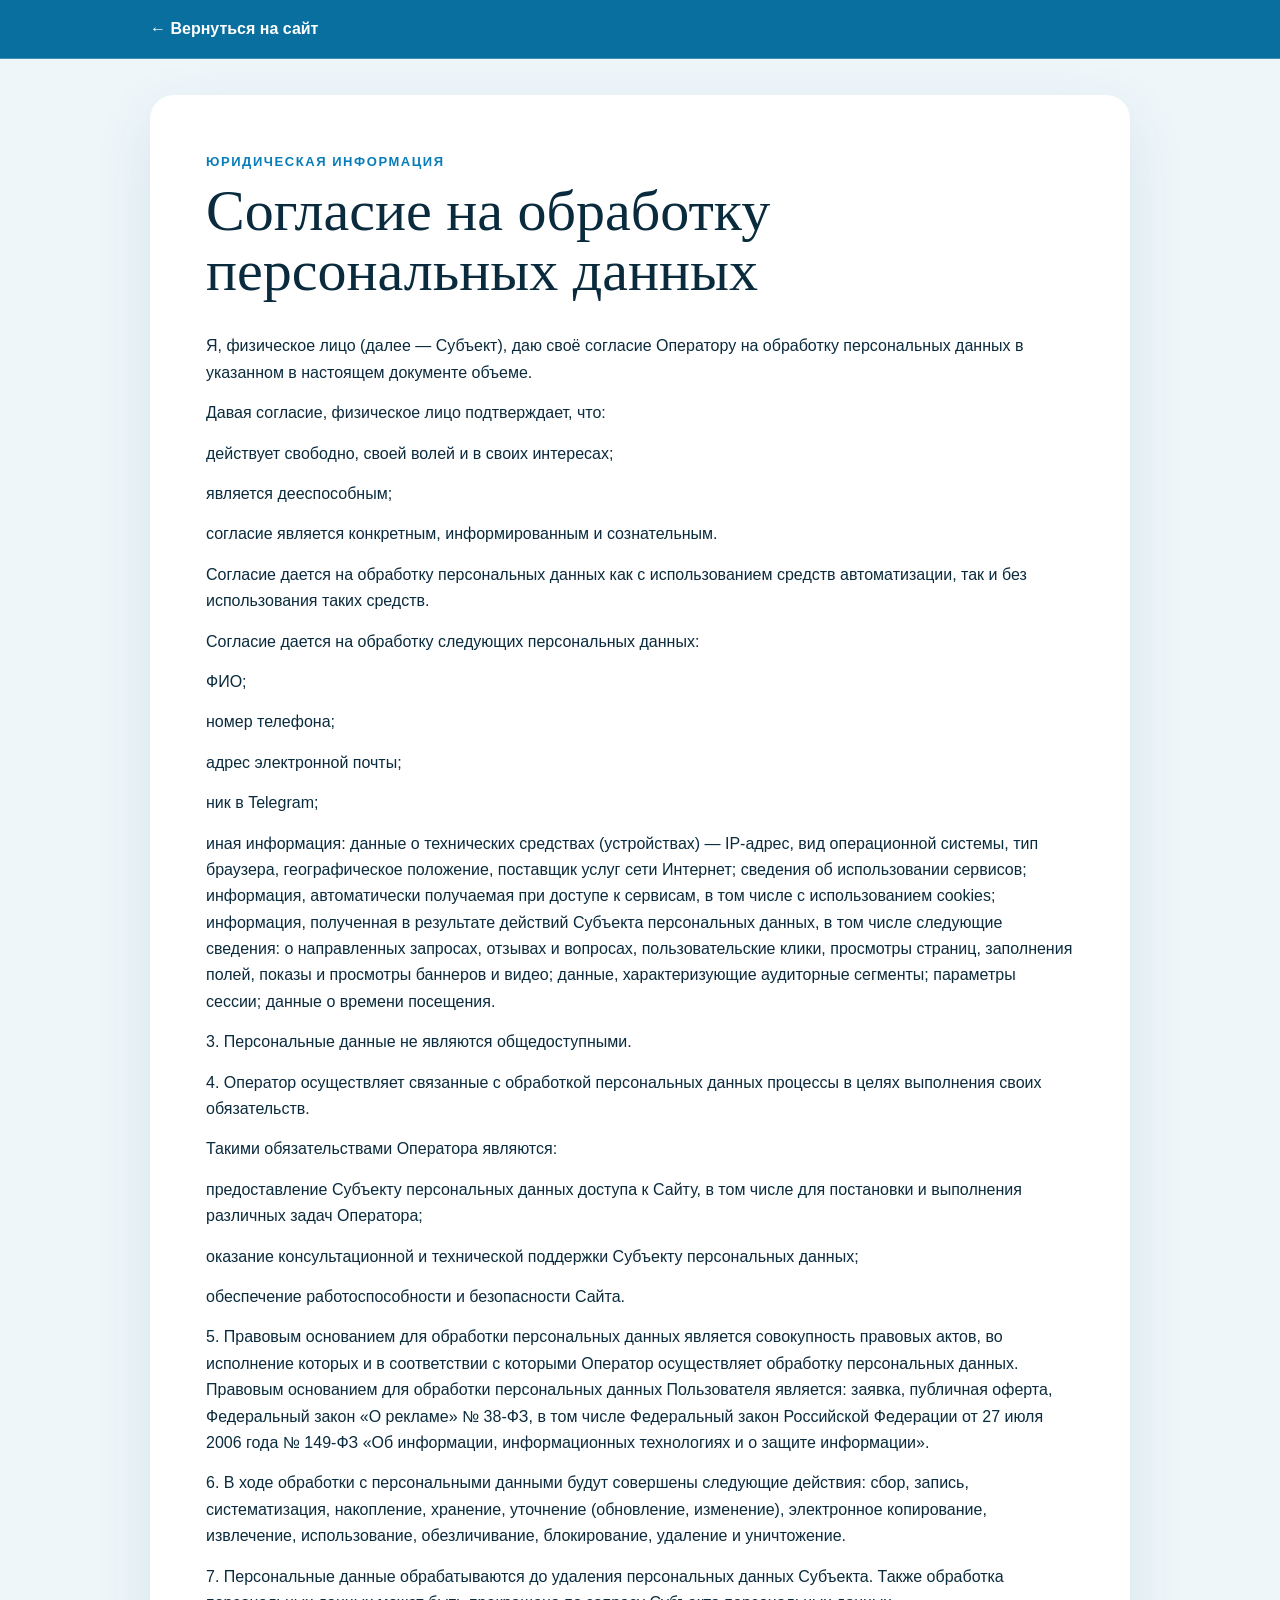
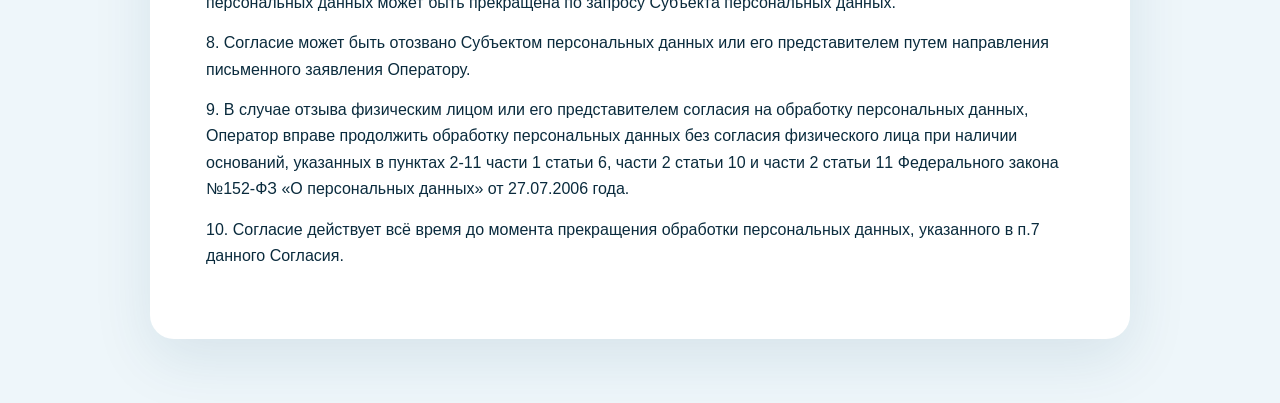
<file: consent.html>
<!doctype html>
<html lang="ru">
  <head>
    <meta charset="UTF-8" />
    <meta name="viewport" content="width=device-width, initial-scale=1.0" />
    <meta name="robots" content="index,follow" />
    <title>Согласие на обработку персональных данных</title>
    <link rel="stylesheet" href="legal.css%3Fv=20260926-1.css" />
  </head>
  <body>
    <header class="legal-header"><a href="index.html">← Вернуться на сайт</a></header>
    <main class="legal-document">
      <p class="legal-kicker">Юридическая информация</p>
      <h1>Согласие на обработку персональных данных</h1>
      <section class="legal-content">
        <p>Я, физическое лицо (далее — Субъект), даю своё согласие Оператору на обработку персональных данных в указанном в настоящем документе объеме.</p>
        <p>Давая согласие, физическое лицо подтверждает, что:</p>
        <p>действует свободно, своей волей и в своих интересах;</p>
        <p>является дееспособным;</p>
        <p>согласие является конкретным, информированным и сознательным.</p>
        <p>Согласие дается на обработку персональных данных как с использованием средств автоматизации, так и без использования таких средств.</p>
        <p>Согласие дается на обработку следующих персональных данных:</p>
        <p>ФИО;</p>
        <p>номер телефона;</p>
        <p>адрес электронной почты;</p>
        <p>ник в Telegram;</p>
        <p>иная информация: данные о технических средствах (устройствах) — IP-адрес, вид операционной системы, тип браузера, географическое положение, поставщик услуг сети Интернет; сведения об использовании сервисов; информация, автоматически получаемая при доступе к сервисам, в том числе с использованием cookies; информация, полученная в результате действий Субъекта персональных данных, в том числе следующие сведения: о направленных запросах, отзывах и вопросах, пользовательские клики, просмотры страниц, заполнения полей, показы и просмотры баннеров и видео; данные, характеризующие аудиторные сегменты; параметры сессии; данные о времени посещения.</p>
        <p class="legal-numbered">3. Персональные данные не являются общедоступными.</p>
        <p class="legal-numbered">4. Оператор осуществляет связанные с обработкой персональных данных процессы в целях выполнения своих обязательств.</p>
        <p>Такими обязательствами Оператора являются:</p>
        <p>предоставление Субъекту персональных данных доступа к Сайту, в том числе для постановки и выполнения различных задач Оператора;</p>
        <p>оказание консультационной и технической поддержки Субъекту персональных данных;</p>
        <p>обеспечение работоспособности и безопасности Сайта.</p>
        <p class="legal-numbered">5. Правовым основанием для обработки персональных данных является совокупность правовых актов, во исполнение которых и в соответствии с которыми Оператор осуществляет обработку персональных данных. Правовым основанием для обработки персональных данных Пользователя является: заявка, публичная оферта, Федеральный закон &#171;О рекламе&#187; № 38-ФЗ, в том числе Федеральный закон Российской Федерации от 27 июля 2006 года № 149-ФЗ &#171;Об информации, информационных технологиях и о защите информации&#187;.</p>
        <p class="legal-numbered">6. В ходе обработки с персональными данными будут совершены следующие действия: сбор, запись, систематизация, накопление, хранение, уточнение (обновление, изменение), электронное копирование, извлечение, использование, обезличивание, блокирование, удаление и уничтожение.</p>
        <p class="legal-numbered">7. Персональные данные обрабатываются до удаления персональных данных Субъекта. Также обработка персональных данных может быть прекращена по запросу Субъекта персональных данных.</p>
        <p class="legal-numbered">8. Согласие может быть отозвано Субъектом персональных данных или его представителем путем направления письменного заявления Оператору.</p>
        <p class="legal-numbered">9. В случае отзыва физическим лицом или его представителем согласия на обработку персональных данных, Оператор вправе продолжить обработку персональных данных без согласия физического лица при наличии оснований, указанных в пунктах 2-11 части 1 статьи 6, части 2 статьи 10 и части 2 статьи 11 Федерального закона №152-ФЗ &#171;О персональных данных&#187; от 27.07.2006 года.</p>
        <p class="legal-numbered">10. Согласие действует всё время до момента прекращения обработки персональных данных, указанного в п.7 данного Согласия.</p>
      </section>
    </main>
  </body>
</html>
</file>
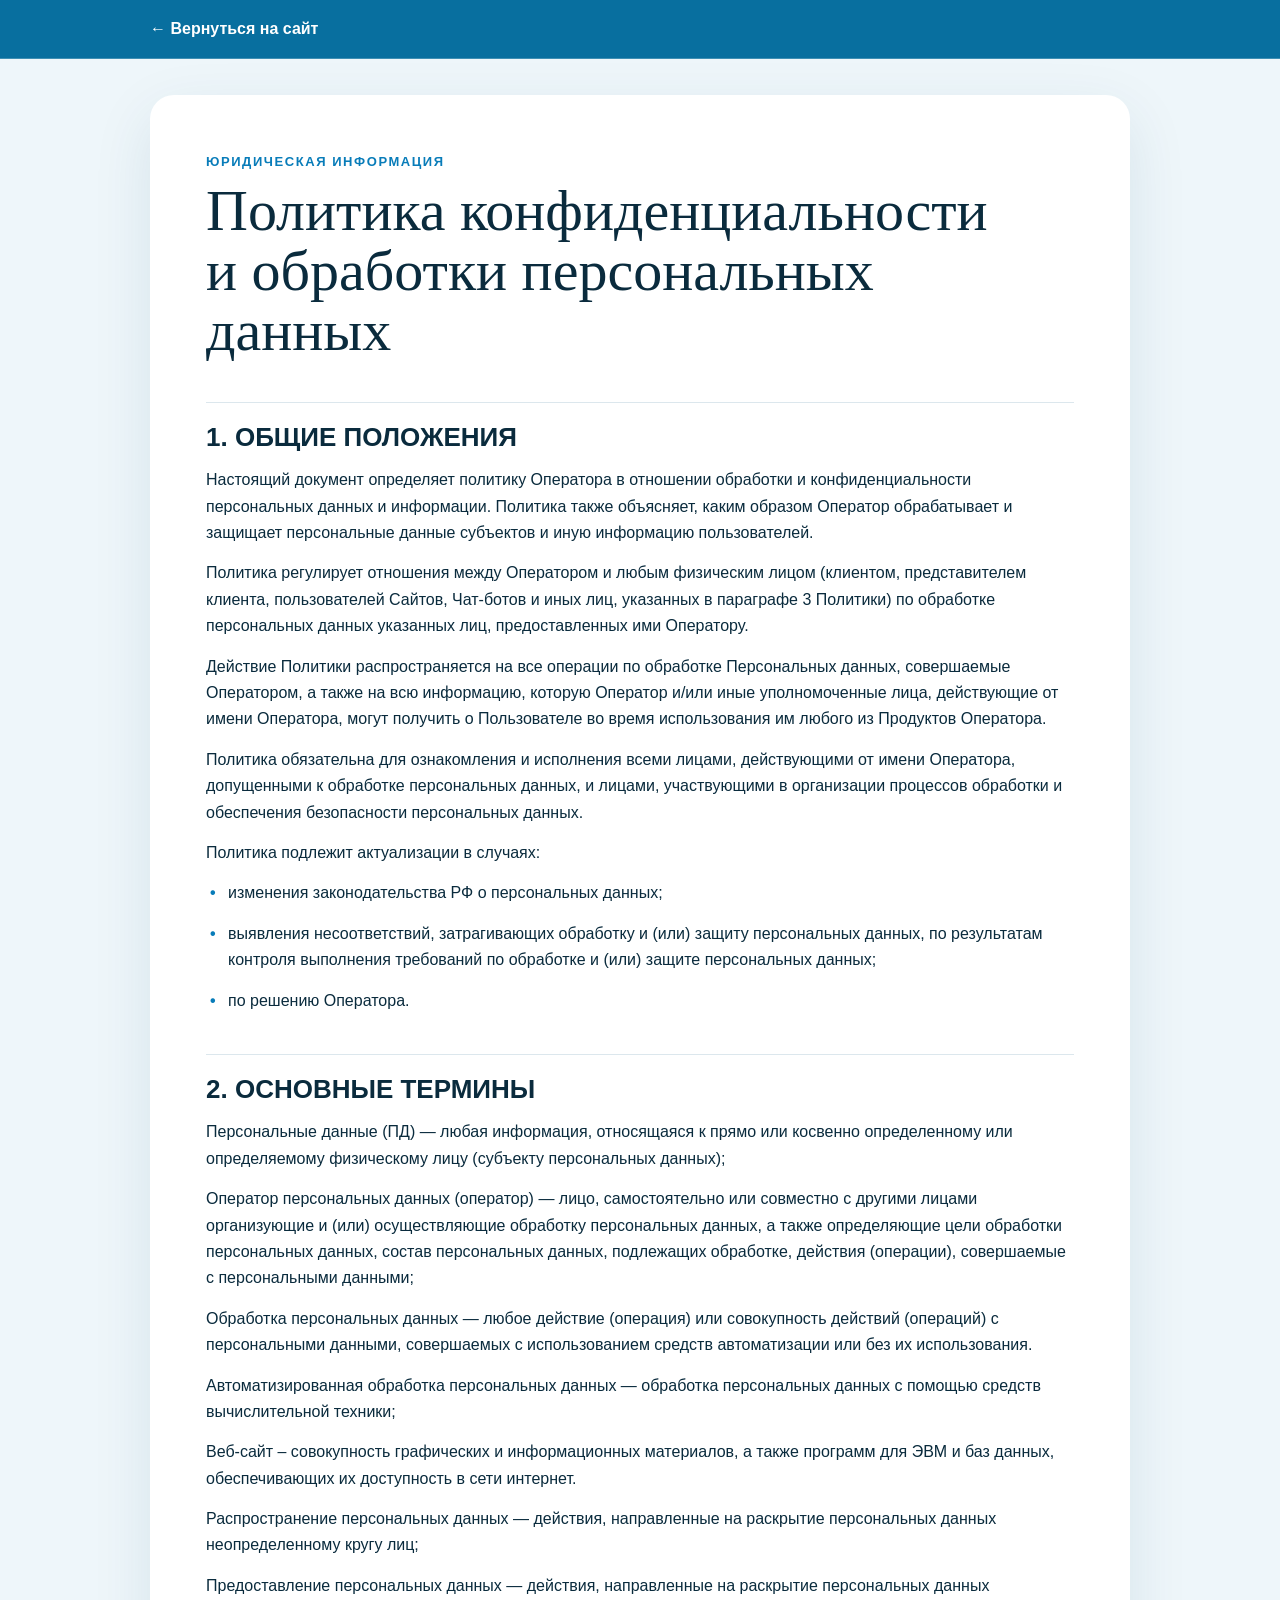
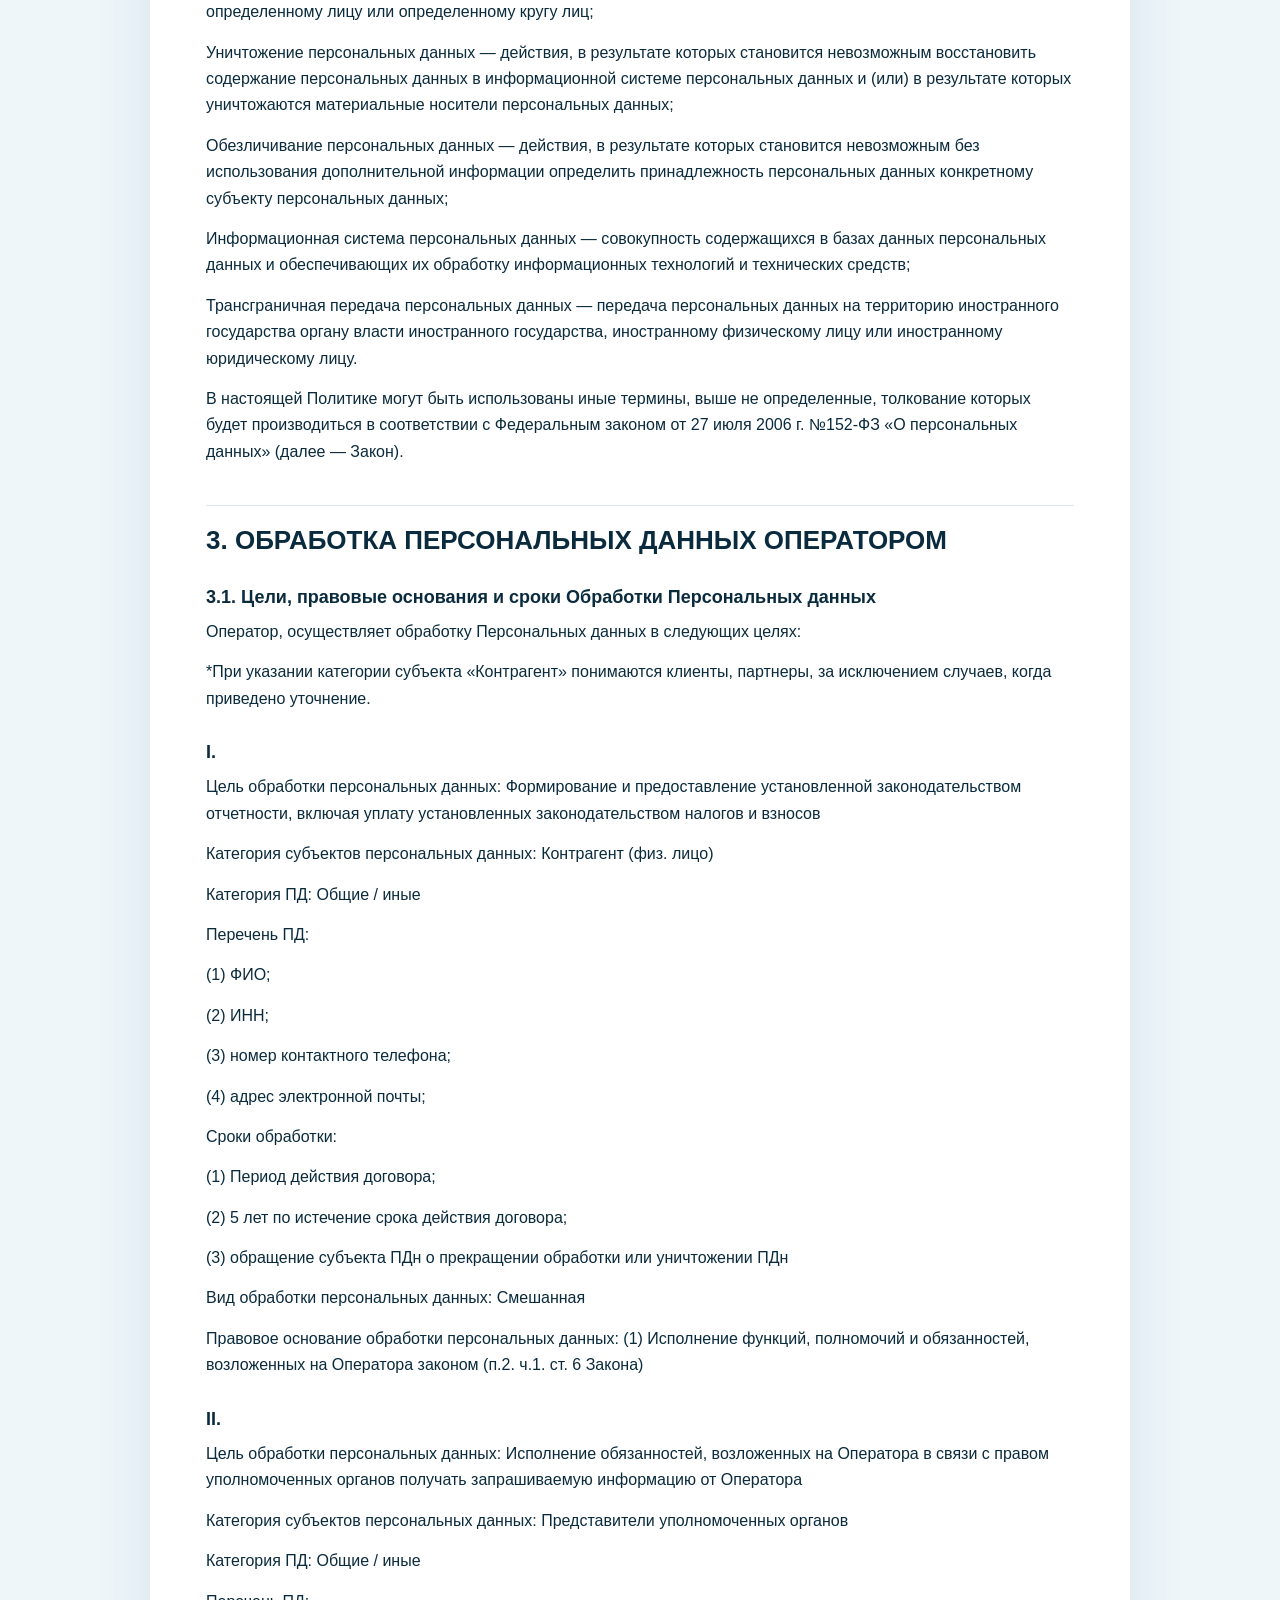
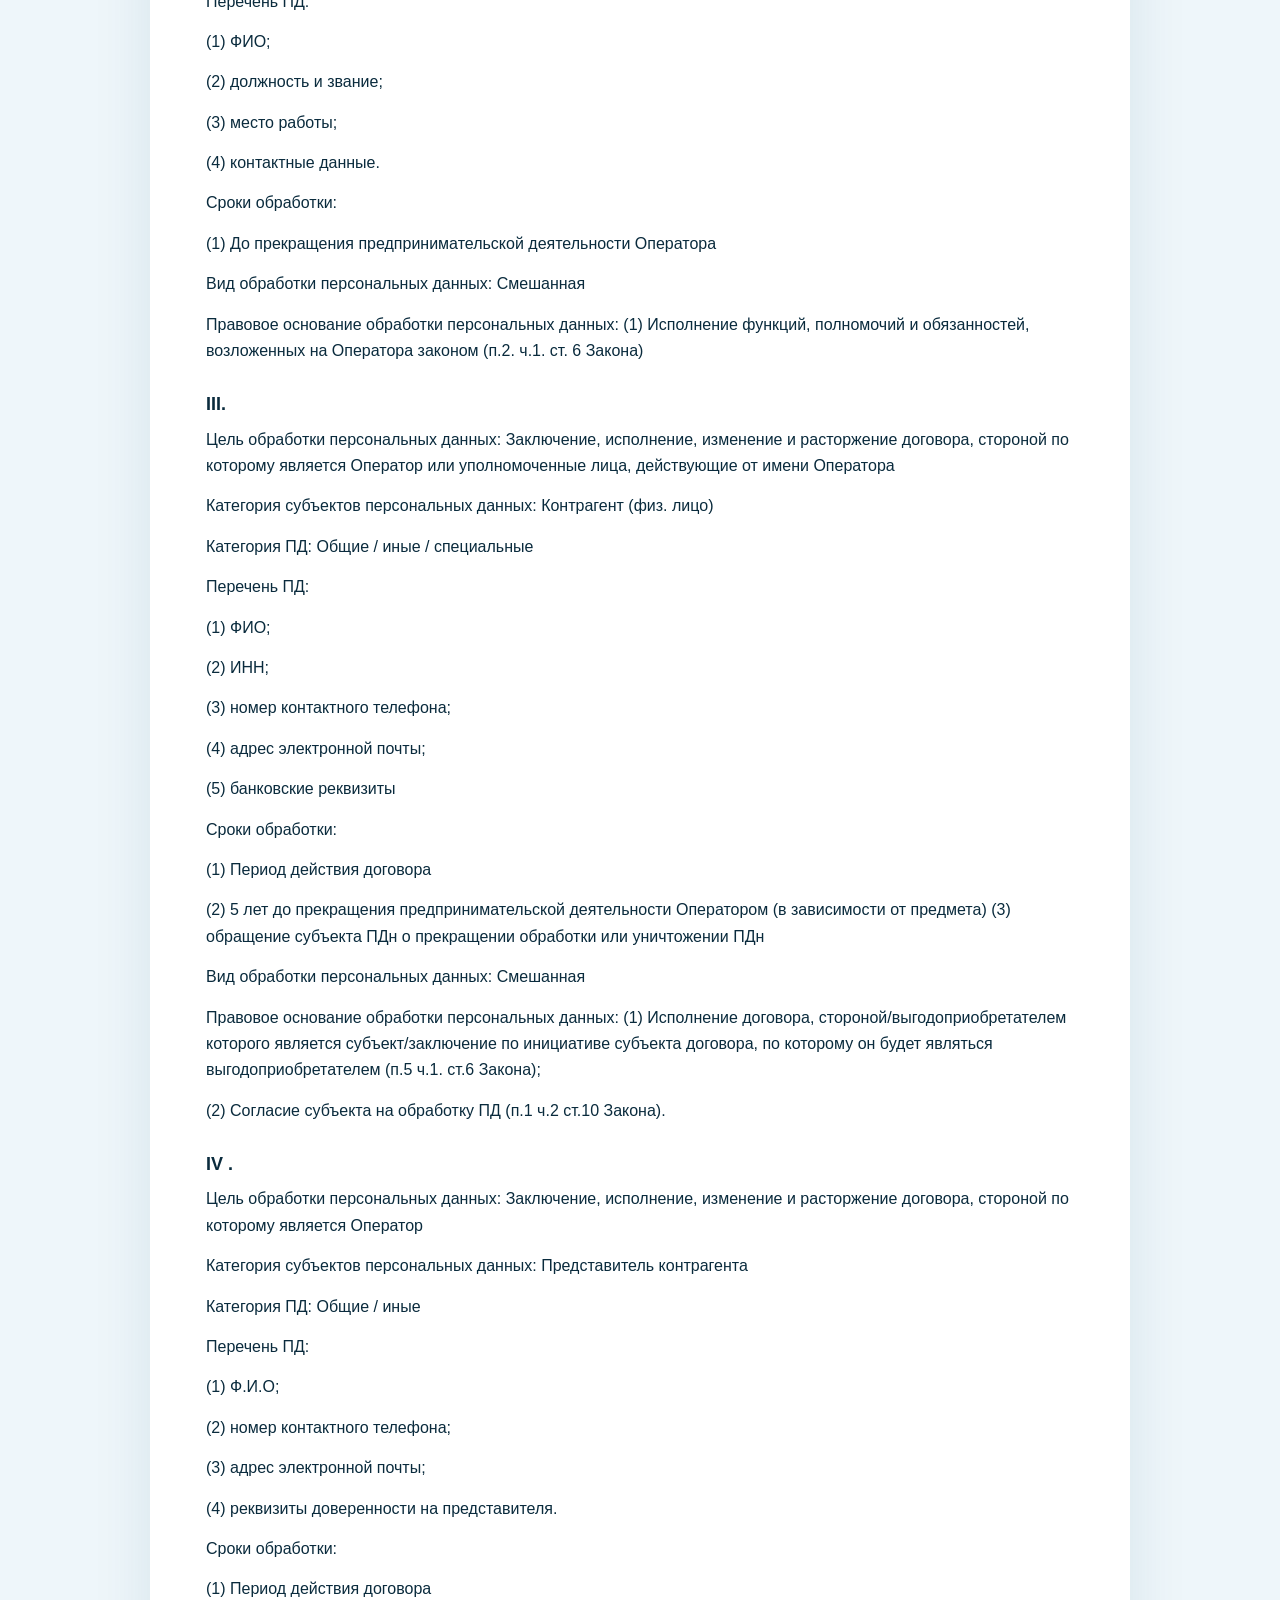
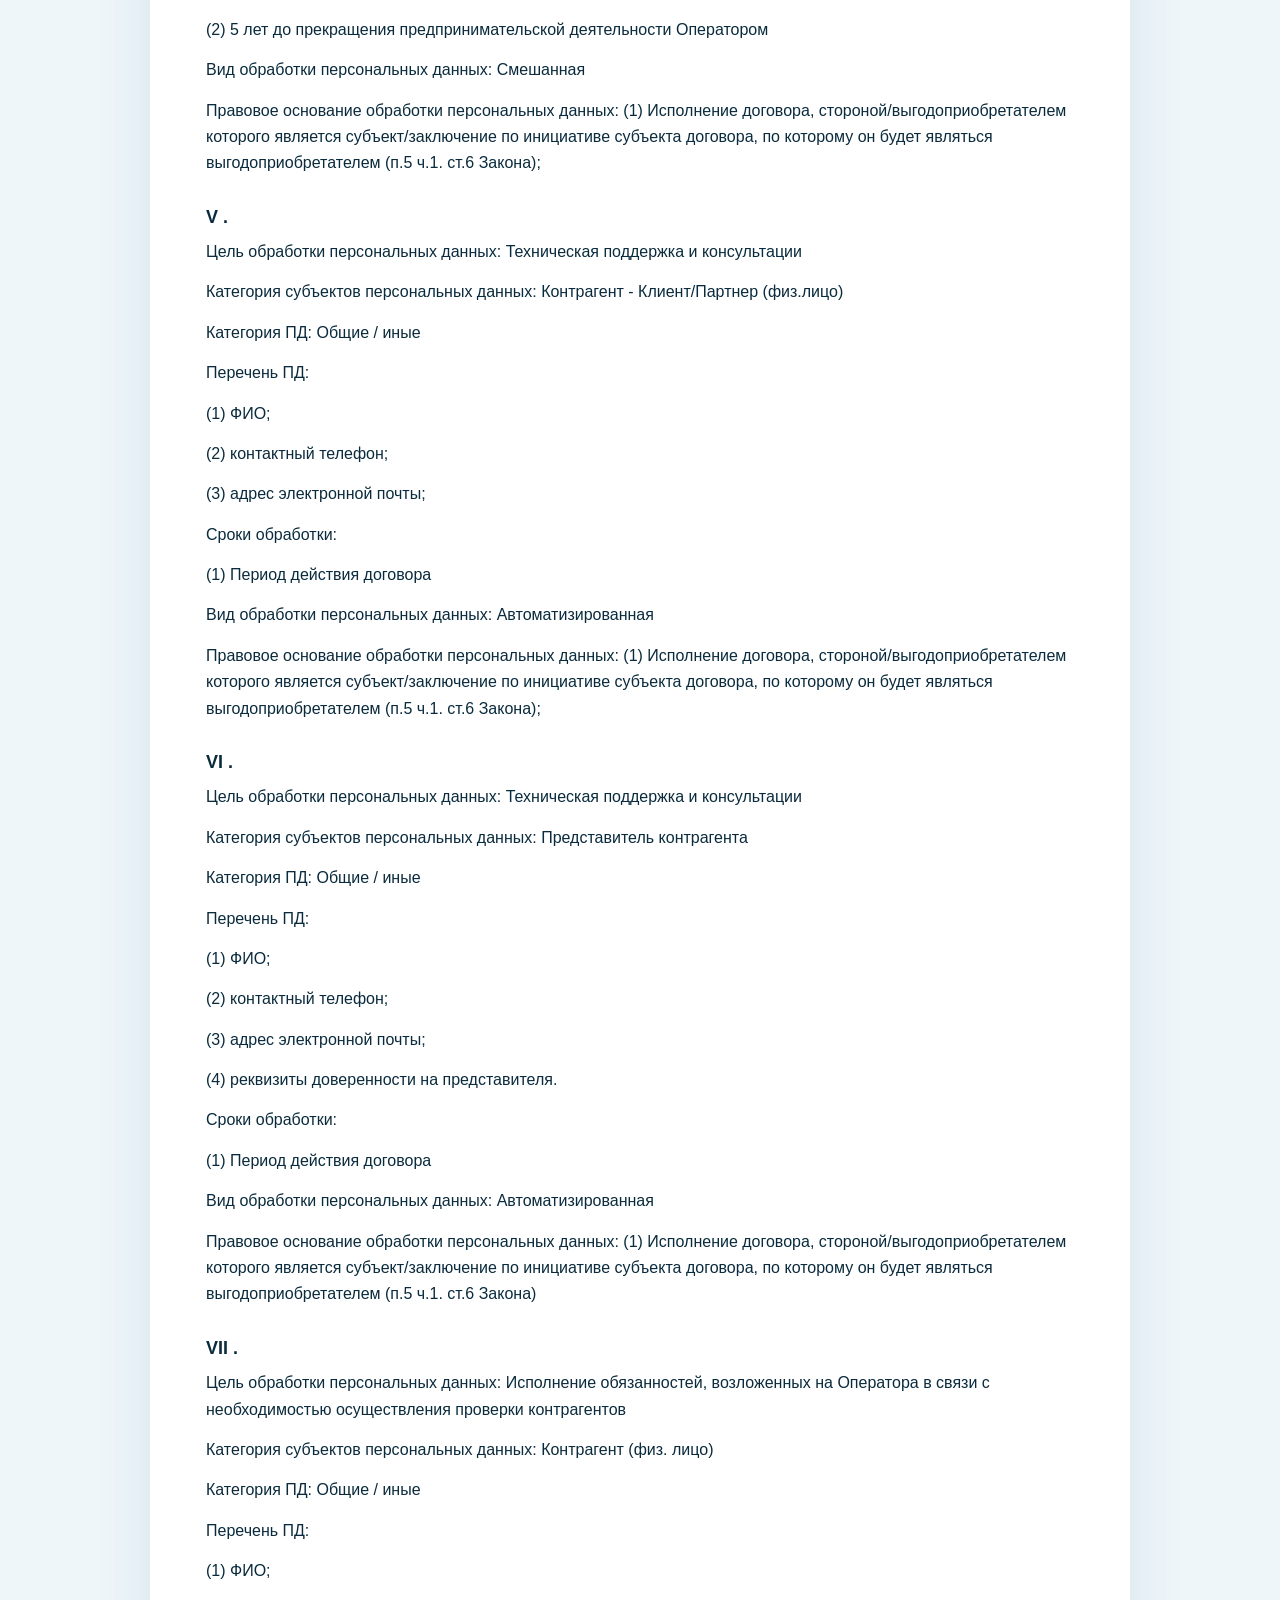
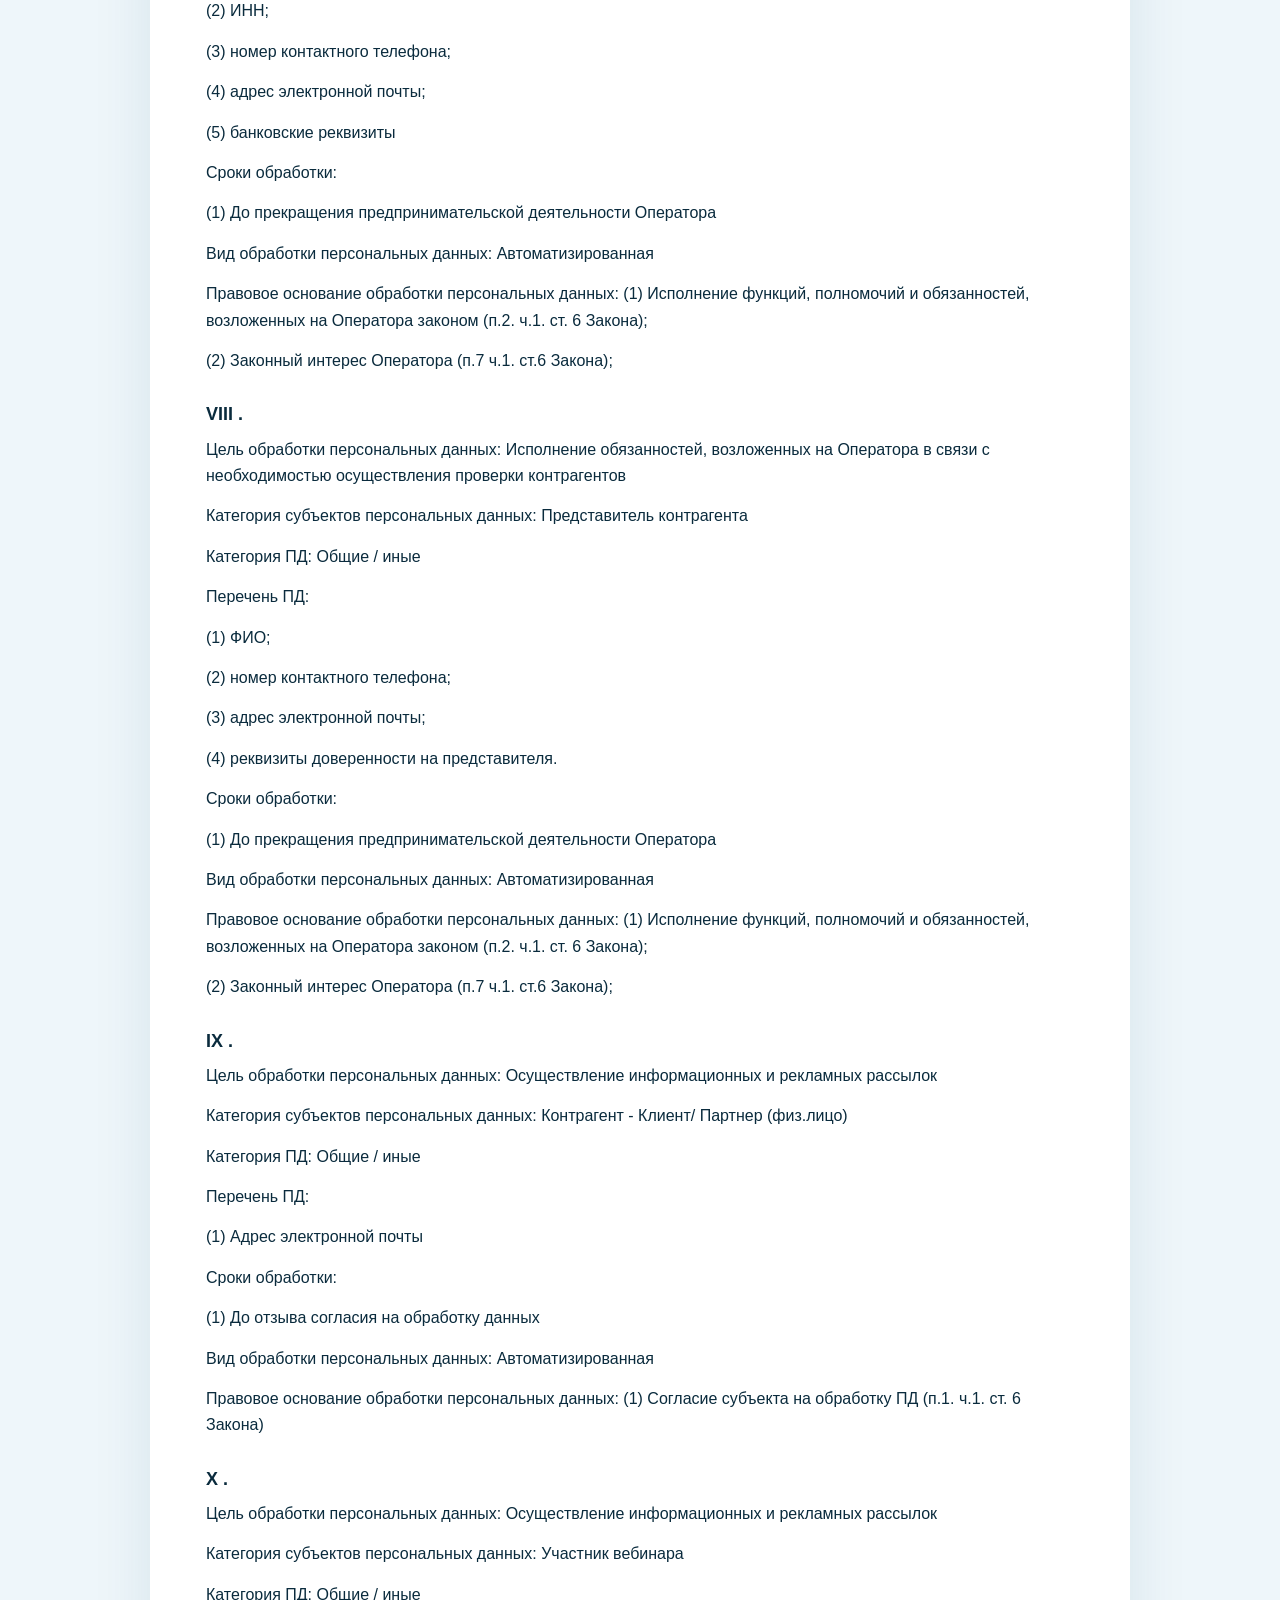
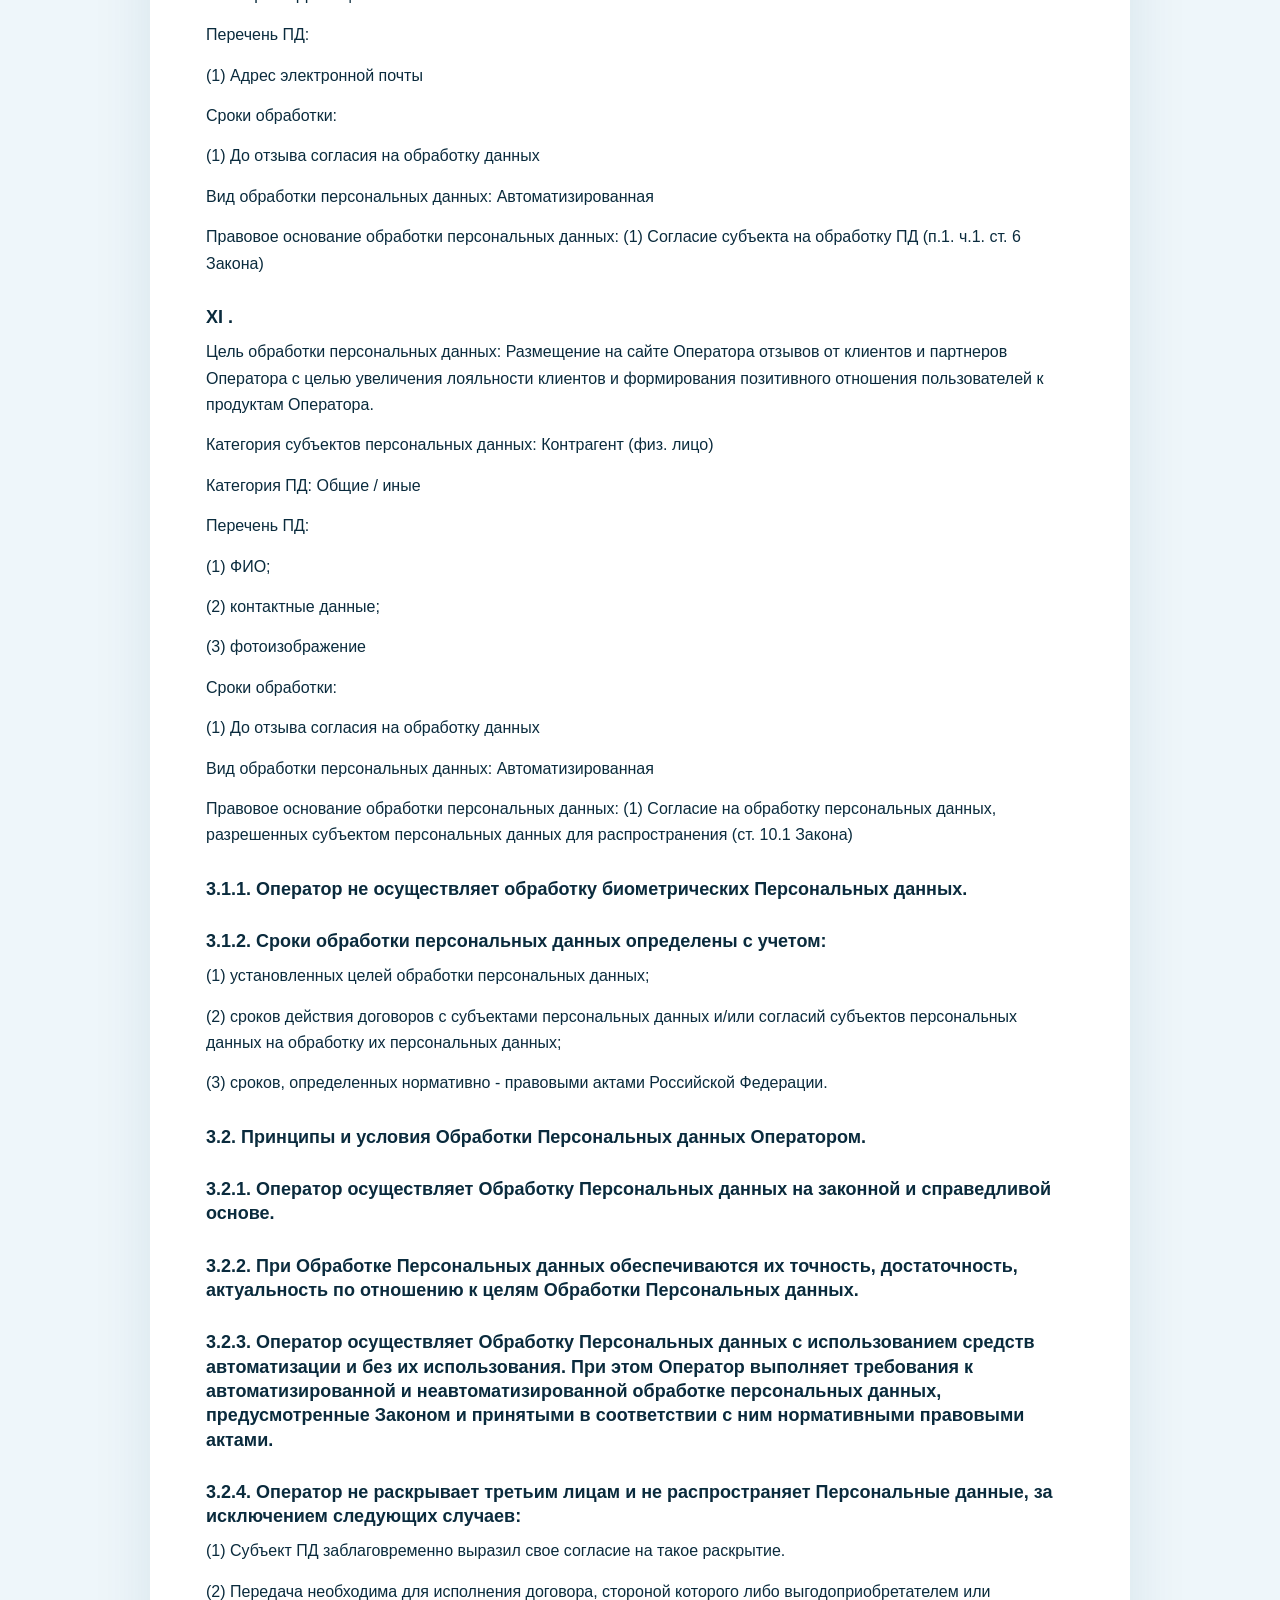
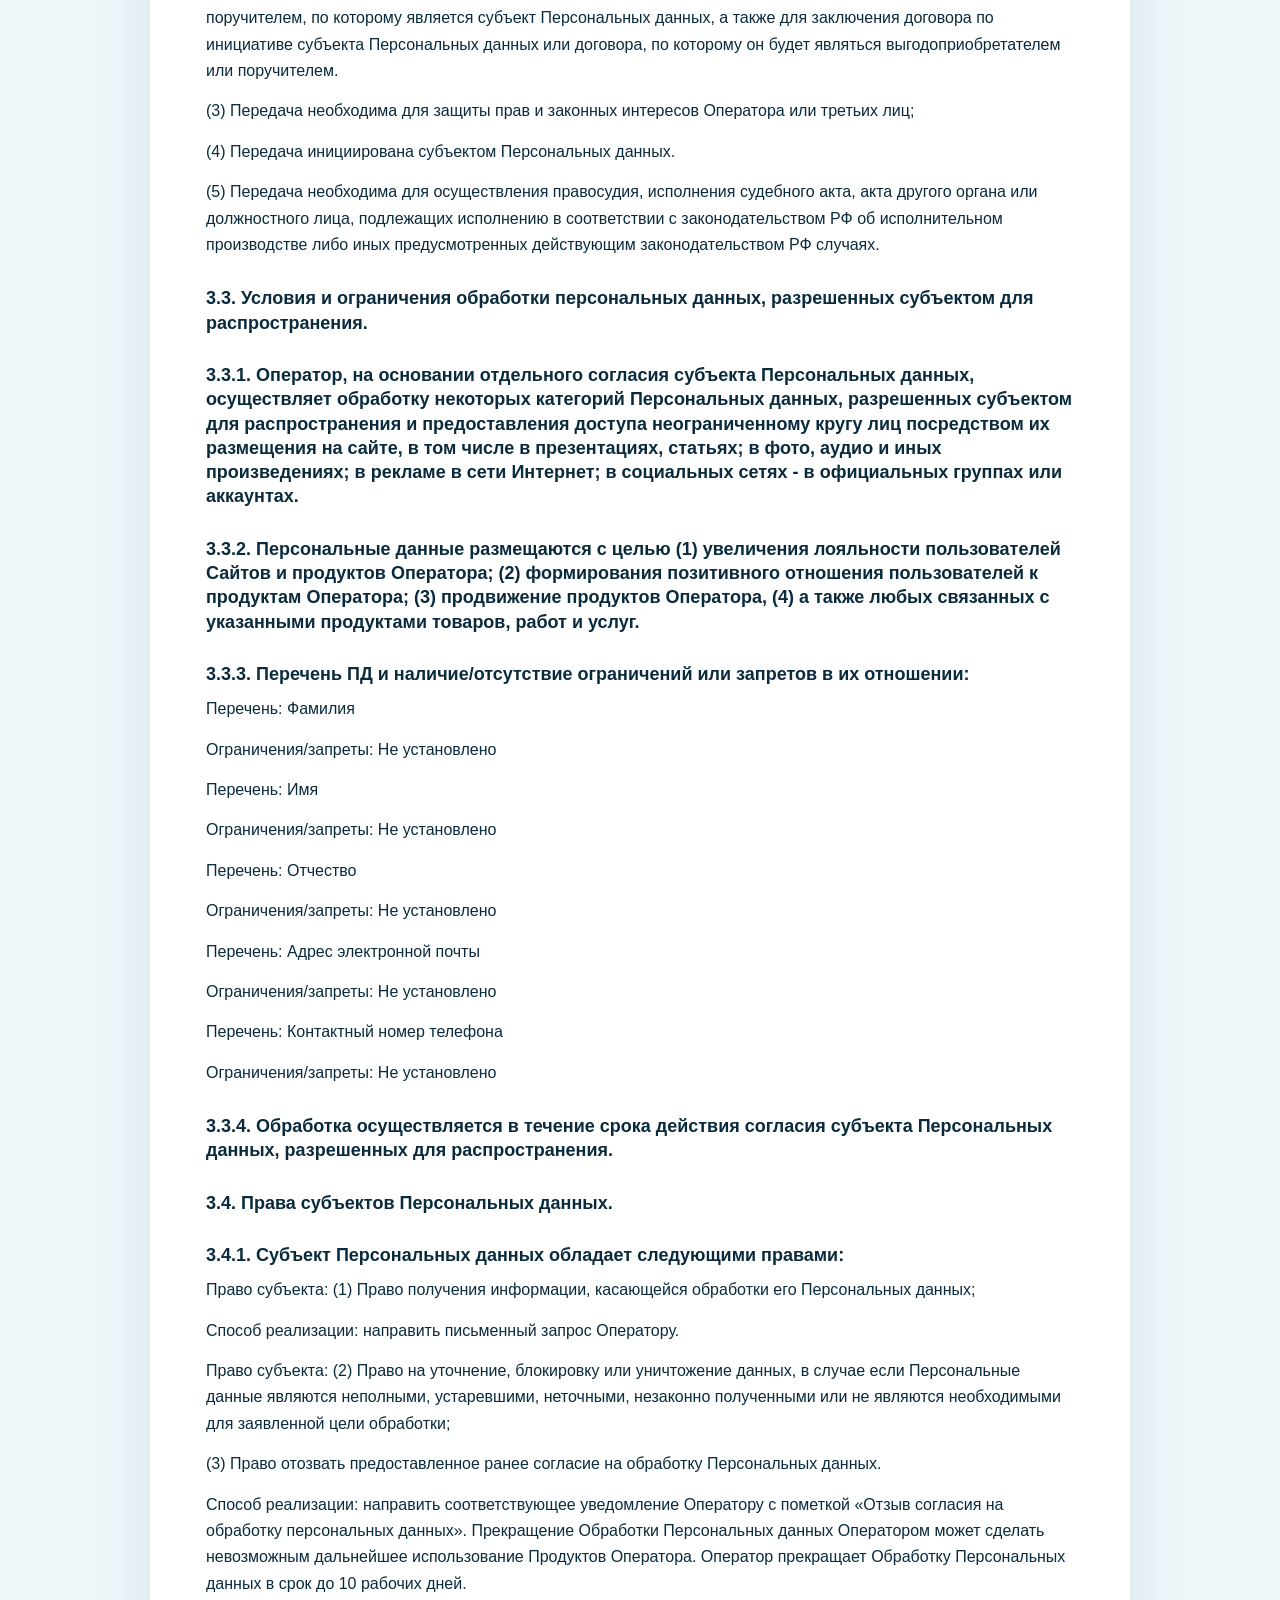
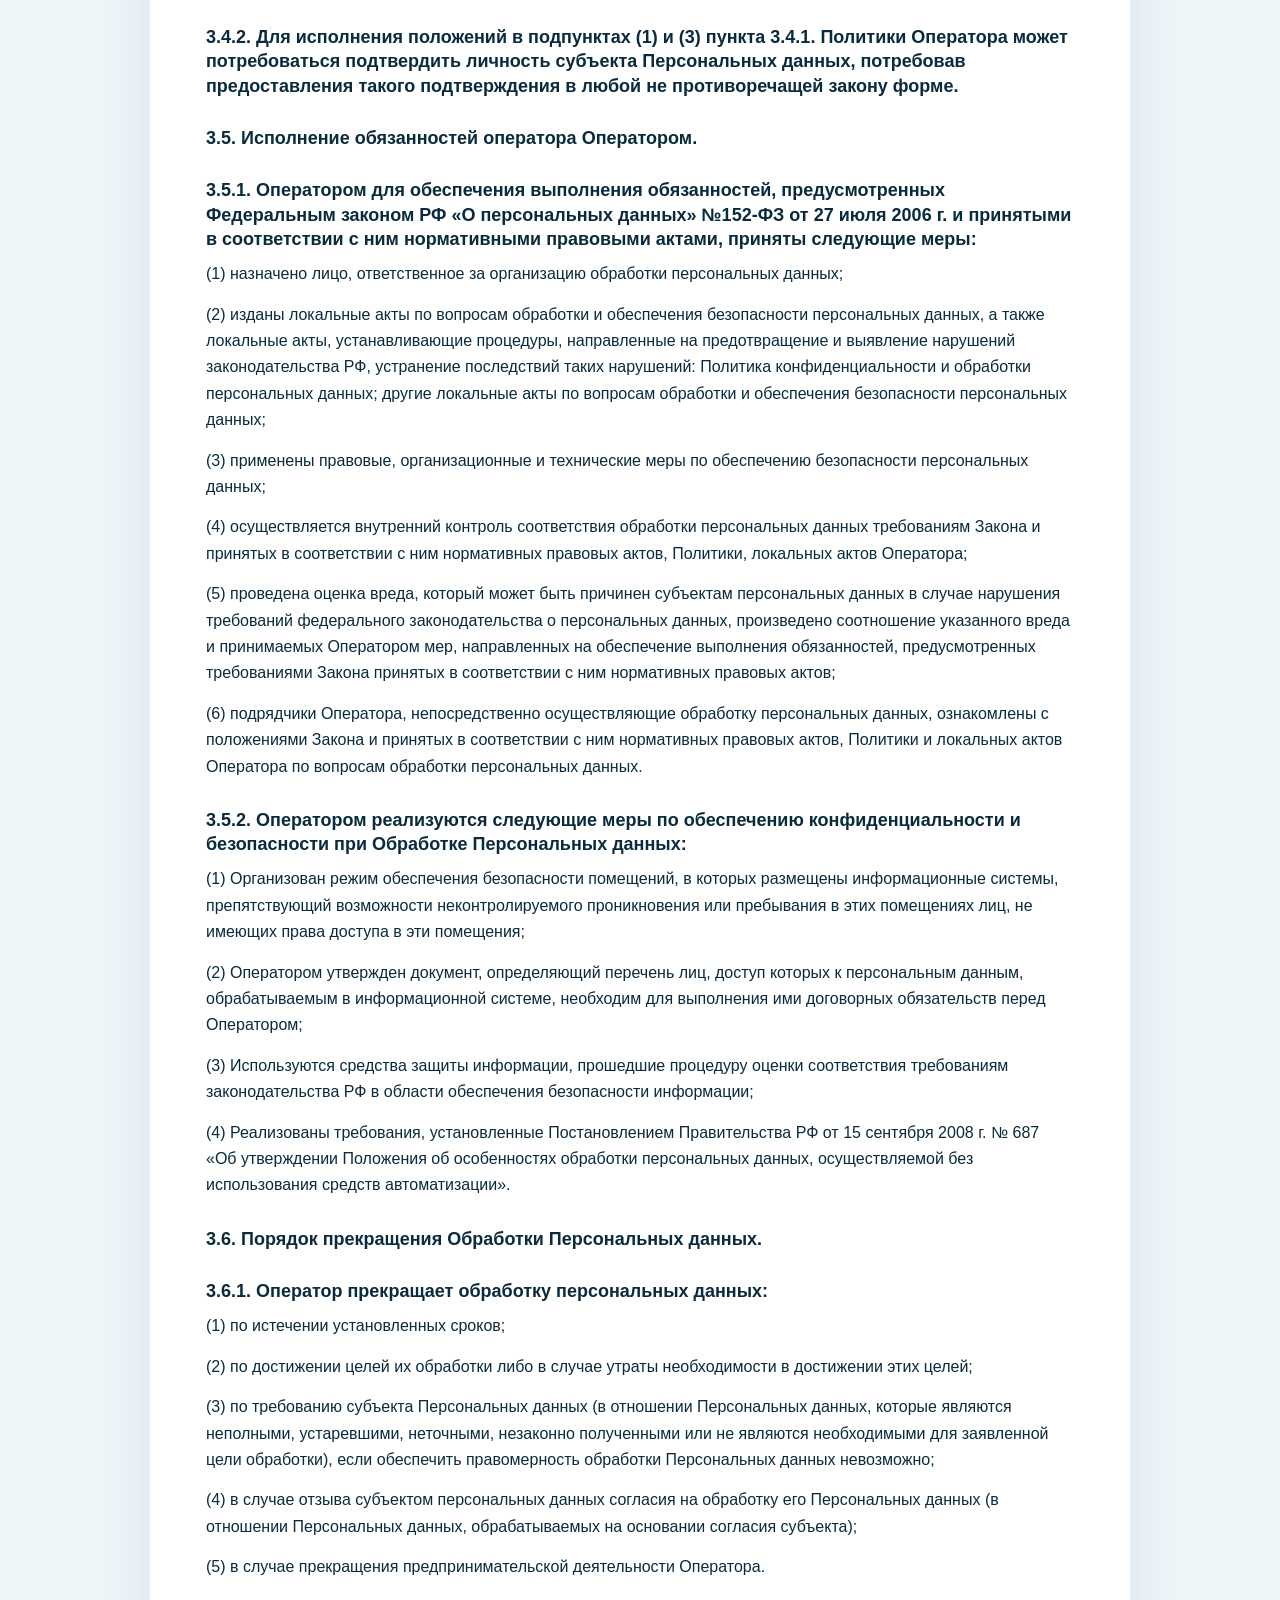
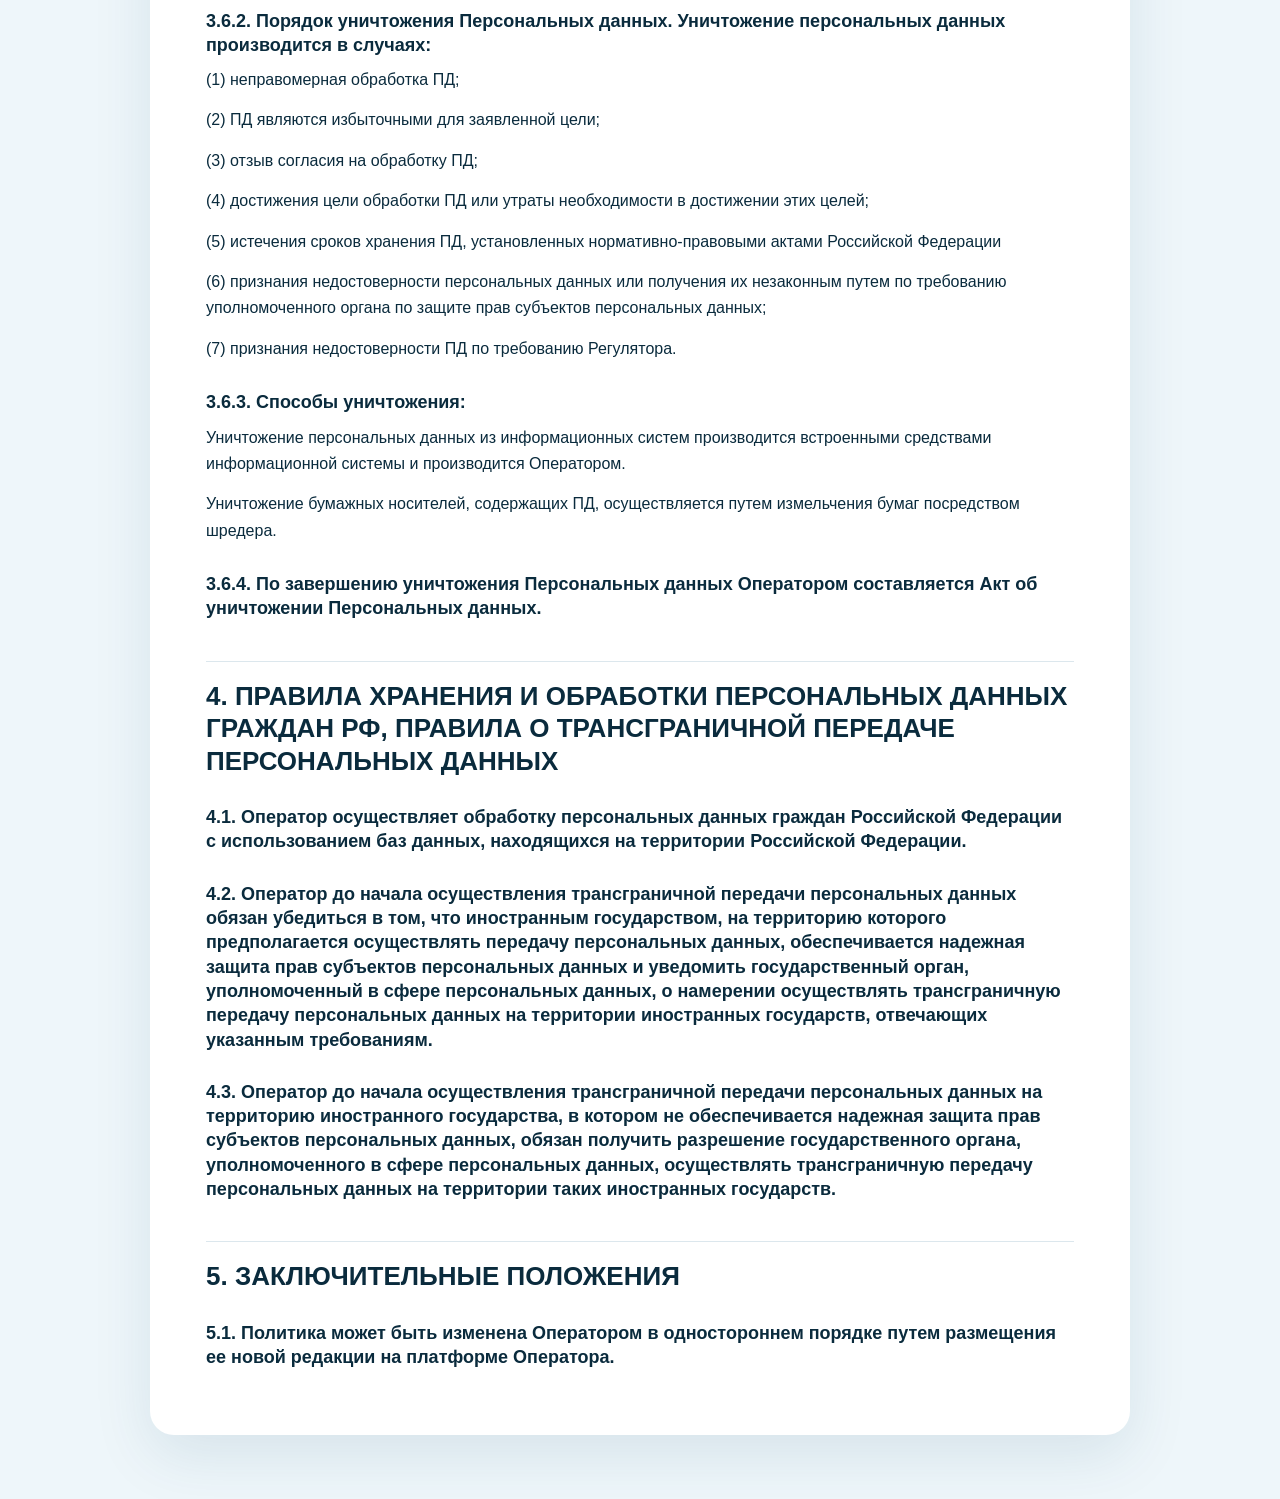
<file: privacy.html>
<!doctype html>
<html lang="ru">
  <head>
    <meta charset="UTF-8" />
    <meta name="viewport" content="width=device-width, initial-scale=1.0" />
    <meta name="robots" content="index,follow" />
    <title>Политика конфиденциальности и обработки персональных данных</title>
    <link rel="stylesheet" href="legal.css%3Fv=20260926-1.css" />
  </head>
  <body>
    <header class="legal-header"><a href="index.html">← Вернуться на сайт</a></header>
    <main class="legal-document">
      <p class="legal-kicker">Юридическая информация</p>
      <h1>Политика конфиденциальности и обработки персональных данных</h1>
      <section class="legal-content">
        <h2>1. ОБЩИЕ ПОЛОЖЕНИЯ</h2>
        <p>Настоящий документ определяет политику Оператора в отношении обработки и конфиденциальности персональных данных и информации. Политика также объясняет, каким образом Оператор обрабатывает и защищает персональные данные субъектов и иную информацию пользователей.</p>
        <p>Политика регулирует отношения между Оператором и любым физическим лицом (клиентом, представителем клиента, пользователей Сайтов, Чат-ботов и иных лиц, указанных в параграфе 3 Политики) по обработке персональных данных указанных лиц, предоставленных ими Оператору.</p>
        <p>Действие Политики распространяется на все операции по обработке Персональных данных, совершаемые Оператором, а также на всю информацию, которую Оператор и/или иные уполномоченные лица, действующие от имени Оператора, могут получить о Пользователе во время использования им любого из Продуктов Оператора.</p>
        <p>Политика обязательна для ознакомления и исполнения всеми лицами, действующими от имени Оператора, допущенными к обработке персональных данных, и лицами, участвующими в организации процессов обработки и обеспечения безопасности персональных данных.</p>
        <p>Политика подлежит актуализации в случаях:</p>
        <p class="legal-list-item">изменения законодательства РФ о персональных данных;</p>
        <p class="legal-list-item">выявления несоответствий, затрагивающих обработку и (или) защиту персональных данных, по результатам контроля выполнения требований по обработке и (или) защите персональных данных;</p>
        <p class="legal-list-item">по решению Оператора.</p>
        <h2>2. ОСНОВНЫЕ ТЕРМИНЫ</h2>
        <p>Персональные данные (ПД) — любая информация, относящаяся к прямо или косвенно определенному или определяемому физическому лицу (субъекту персональных данных);</p>
        <p>Оператор персональных данных (оператор) — лицо, самостоятельно или совместно с другими лицами организующие и (или) осуществляющие обработку персональных данных, а также определяющие цели обработки персональных данных, состав персональных данных, подлежащих обработке, действия (операции), совершаемые с персональными данными;</p>
        <p>Обработка персональных данных — любое действие (операция) или совокупность действий (операций) с персональными данными, совершаемых с использованием средств автоматизации или без их использования.</p>
        <p>Автоматизированная обработка персональных данных — обработка персональных данных с помощью средств вычислительной техники;</p>
        <p>Веб-сайт – совокупность графических и информационных материалов, а также программ для ЭВМ и баз данных, обеспечивающих их доступность в сети интернет.</p>
        <p>Распространение персональных данных — действия, направленные на раскрытие персональных данных неопределенному кругу лиц;</p>
        <p>Предоставление персональных данных — действия, направленные на раскрытие персональных данных определенному лицу или определенному кругу лиц;</p>
        <p>Уничтожение персональных данных — действия, в результате которых становится невозможным восстановить содержание персональных данных в информационной системе персональных данных и (или) в результате которых уничтожаются материальные носители персональных данных;</p>
        <p>Обезличивание персональных данных — действия, в результате которых становится невозможным без использования дополнительной информации определить принадлежность персональных данных конкретному субъекту персональных данных;</p>
        <p>Информационная система персональных данных — совокупность содержащихся в базах данных персональных данных и обеспечивающих их обработку информационных технологий и технических средств;</p>
        <p>Трансграничная передача персональных данных — передача персональных данных на территорию иностранного государства органу власти иностранного государства, иностранному физическому лицу или иностранному юридическому лицу.</p>
        <p>В настоящей Политике могут быть использованы иные термины, выше не определенные, толкование которых будет производиться в соответствии с Федеральным законом от 27 июля 2006 г. №152-ФЗ &#171;О персональных данных&#187; (далее — Закон).</p>
        <h2>3. ОБРАБОТКА ПЕРСОНАЛЬНЫХ ДАННЫХ ОПЕРАТОРОМ</h2>
        <h3>3.1. Цели, правовые основания и сроки Обработки Персональных данных</h3>
        <p>Оператор, осуществляет обработку Персональных данных в следующих целях:</p>
        <p>*При указании категории субъекта &#171;Контрагент&#187; понимаются клиенты, партнеры, за исключением случаев, когда приведено уточнение.</p>
        <h3>I.</h3>
        <p>Цель обработки персональных данных: Формирование и предоставление установленной законодательством отчетности, включая уплату установленных законодательством налогов и взносов</p>
        <p>Категория субъектов персональных данных: Контрагент (физ. лицо)</p>
        <p>Категория ПД: Общие / иные</p>
        <p>Перечень ПД:</p>
        <p>(1) ФИО;</p>
        <p>(2) ИНН;</p>
        <p>(3) номер контактного телефона;</p>
        <p>(4) адрес электронной почты;</p>
        <p>Сроки обработки:</p>
        <p>(1) Период действия договора;</p>
        <p>(2) 5 лет по истечение срока действия договора;</p>
        <p>(3) обращение субъекта ПДн о прекращении обработки или уничтожении ПДн</p>
        <p>Вид обработки персональных данных: Смешанная</p>
        <p>Правовое основание обработки персональных данных: (1) Исполнение функций, полномочий и обязанностей, возложенных на Оператора законом (п.2. ч.1. ст. 6 Закона)</p>
        <h3>II.</h3>
        <p>Цель обработки персональных данных: Исполнение обязанностей, возложенных на Оператора в связи с правом уполномоченных органов получать запрашиваемую информацию от Оператора</p>
        <p>Категория субъектов персональных данных: Представители уполномоченных органов</p>
        <p>Категория ПД: Общие / иные</p>
        <p>Перечень ПД:</p>
        <p>(1) ФИО;</p>
        <p>(2) должность и звание;</p>
        <p>(3) место работы;</p>
        <p>(4) контактные данные.</p>
        <p>Сроки обработки:</p>
        <p>(1) До прекращения предпринимательской деятельности Оператора</p>
        <p>Вид обработки персональных данных: Смешанная</p>
        <p>Правовое основание обработки персональных данных: (1) Исполнение функций, полномочий и обязанностей, возложенных на Оператора законом (п.2. ч.1. ст. 6 Закона)</p>
        <h3>III.</h3>
        <p>Цель обработки персональных данных: Заключение, исполнение, изменение и расторжение договора, стороной по которому является Оператор или уполномоченные лица, действующие от имени Оператора</p>
        <p>Категория субъектов персональных данных: Контрагент (физ. лицо)</p>
        <p>Категория ПД: Общие / иные / специальные</p>
        <p>Перечень ПД:</p>
        <p>(1) ФИО;</p>
        <p>(2) ИНН;</p>
        <p>(3) номер контактного телефона;</p>
        <p>(4) адрес электронной почты;</p>
        <p>(5) банковские реквизиты</p>
        <p>Сроки обработки:</p>
        <p>(1) Период действия договора</p>
        <p>(2) 5 лет до прекращения предпринимательской деятельности Оператором (в зависимости от предмета) (3) обращение субъекта ПДн о прекращении обработки или уничтожении ПДн</p>
        <p>Вид обработки персональных данных: Смешанная</p>
        <p>Правовое основание обработки персональных данных: (1) Исполнение договора, стороной/выгодоприобретателем которого является субъект/заключение по инициативе субъекта договора, по которому он будет являться выгодоприобретателем (п.5 ч.1. ст.6 Закона);</p>
        <p>(2) Согласие субъекта на обработку ПД (п.1 ч.2 ст.10 Закона).</p>
        <h3>IV .</h3>
        <p>Цель обработки персональных данных: Заключение, исполнение, изменение и расторжение договора, стороной по которому является Оператор</p>
        <p>Категория субъектов персональных данных: Представитель контрагента</p>
        <p>Категория ПД: Общие / иные</p>
        <p>Перечень ПД:</p>
        <p>(1) Ф.И.О;</p>
        <p>(2) номер контактного телефона;</p>
        <p>(3) адрес электронной почты;</p>
        <p>(4) реквизиты доверенности на представителя.</p>
        <p>Сроки обработки:</p>
        <p>(1) Период действия договора</p>
        <p>(2) 5 лет до прекращения предпринимательской деятельности Оператором</p>
        <p>Вид обработки персональных данных: Смешанная</p>
        <p>Правовое основание обработки персональных данных: (1) Исполнение договора, стороной/выгодоприобретателем которого является субъект/заключение по инициативе субъекта договора, по которому он будет являться выгодоприобретателем (п.5 ч.1. ст.6 Закона);</p>
        <h3>V .</h3>
        <p>Цель обработки персональных данных: Техническая поддержка и консультации</p>
        <p>Категория субъектов персональных данных: Контрагент - Клиент/Партнер (физ.лицо)</p>
        <p>Категория ПД: Общие / иные</p>
        <p>Перечень ПД:</p>
        <p>(1) ФИО;</p>
        <p>(2) контактный телефон;</p>
        <p>(3) адрес электронной почты;</p>
        <p>Сроки обработки:</p>
        <p>(1) Период действия договора</p>
        <p>Вид обработки персональных данных: Автоматизированная</p>
        <p>Правовое основание обработки персональных данных: (1) Исполнение договора, стороной/выгодоприобретателем которого является субъект/заключение по инициативе субъекта договора, по которому он будет являться выгодоприобретателем (п.5 ч.1. ст.6 Закона);</p>
        <h3>VI .</h3>
        <p>Цель обработки персональных данных: Техническая поддержка и консультации</p>
        <p>Категория субъектов персональных данных: Представитель контрагента</p>
        <p>Категория ПД: Общие / иные</p>
        <p>Перечень ПД:</p>
        <p>(1) ФИО;</p>
        <p>(2) контактный телефон;</p>
        <p>(3) адрес электронной почты;</p>
        <p>(4) реквизиты доверенности на представителя.</p>
        <p>Сроки обработки:</p>
        <p>(1) Период действия договора</p>
        <p>Вид обработки персональных данных: Автоматизированная</p>
        <p>Правовое основание обработки персональных данных: (1) Исполнение договора, стороной/выгодоприобретателем которого является субъект/заключение по инициативе субъекта договора, по которому он будет являться выгодоприобретателем (п.5 ч.1. ст.6 Закона)</p>
        <h3>VII .</h3>
        <p>Цель обработки персональных данных: Исполнение обязанностей, возложенных на Оператора в связи с необходимостью осуществления проверки контрагентов</p>
        <p>Категория субъектов персональных данных: Контрагент (физ. лицо)</p>
        <p>Категория ПД: Общие / иные</p>
        <p>Перечень ПД:</p>
        <p>(1) ФИО;</p>
        <p>(2) ИНН;</p>
        <p>(3) номер контактного телефона;</p>
        <p>(4) адрес электронной почты;</p>
        <p>(5) банковские реквизиты</p>
        <p>Сроки обработки:</p>
        <p>(1) До прекращения предпринимательской деятельности Оператора</p>
        <p>Вид обработки персональных данных: Автоматизированная</p>
        <p>Правовое основание обработки персональных данных: (1) Исполнение функций, полномочий и обязанностей, возложенных на Оператора законом (п.2. ч.1. ст. 6 Закона);</p>
        <p>(2) Законный интерес Оператора (п.7 ч.1. ст.6 Закона);</p>
        <h3>VIII .</h3>
        <p>Цель обработки персональных данных: Исполнение обязанностей, возложенных на Оператора в связи с необходимостью осуществления проверки контрагентов</p>
        <p>Категория субъектов персональных данных: Представитель контрагента</p>
        <p>Категория ПД: Общие / иные</p>
        <p>Перечень ПД:</p>
        <p>(1) ФИО;</p>
        <p>(2) номер контактного телефона;</p>
        <p>(3) адрес электронной почты;</p>
        <p>(4) реквизиты доверенности на представителя.</p>
        <p>Сроки обработки:</p>
        <p>(1) До прекращения предпринимательской деятельности Оператора</p>
        <p>Вид обработки персональных данных: Автоматизированная</p>
        <p>Правовое основание обработки персональных данных: (1) Исполнение функций, полномочий и обязанностей, возложенных на Оператора законом (п.2. ч.1. ст. 6 Закона);</p>
        <p>(2) Законный интерес Оператора (п.7 ч.1. ст.6 Закона);</p>
        <h3>IX .</h3>
        <p>Цель обработки персональных данных: Осуществление информационных и рекламных рассылок</p>
        <p>Категория субъектов персональных данных: Контрагент - Клиент/ Партнер (физ.лицо)</p>
        <p>Категория ПД: Общие / иные</p>
        <p>Перечень ПД:</p>
        <p>(1) Адрес электронной почты</p>
        <p>Сроки обработки:</p>
        <p>(1) До отзыва согласия на обработку данных</p>
        <p>Вид обработки персональных данных: Автоматизированная</p>
        <p>Правовое основание обработки персональных данных: (1) Согласие субъекта на обработку ПД (п.1. ч.1. ст. 6 Закона)</p>
        <h3>X .</h3>
        <p>Цель обработки персональных данных: Осуществление информационных и рекламных рассылок</p>
        <p>Категория субъектов персональных данных: Участник вебинара</p>
        <p>Категория ПД: Общие / иные</p>
        <p>Перечень ПД:</p>
        <p>(1) Адрес электронной почты</p>
        <p>Сроки обработки:</p>
        <p>(1) До отзыва согласия на обработку данных</p>
        <p>Вид обработки персональных данных: Автоматизированная</p>
        <p>Правовое основание обработки персональных данных: (1) Согласие субъекта на обработку ПД (п.1. ч.1. ст. 6 Закона)</p>
        <h3>XI .</h3>
        <p>Цель обработки персональных данных: Размещение на сайте Оператора отзывов от клиентов и партнеров Оператора с целью увеличения лояльности клиентов и формирования позитивного отношения пользователей к продуктам Оператора.</p>
        <p>Категория субъектов персональных данных: Контрагент (физ. лицо)</p>
        <p>Категория ПД: Общие / иные</p>
        <p>Перечень ПД:</p>
        <p>(1) ФИО;</p>
        <p>(2) контактные данные;</p>
        <p>(3) фотоизображение</p>
        <p>Сроки обработки:</p>
        <p>(1) До отзыва согласия на обработку данных</p>
        <p>Вид обработки персональных данных: Автоматизированная</p>
        <p>Правовое основание обработки персональных данных: (1) Согласие на обработку персональных данных, разрешенных субъектом персональных данных для распространения (ст. 10.1 Закона)</p>
        <h3>3.1.1. Оператор не осуществляет обработку биометрических Персональных данных.</h3>
        <h3>3.1.2. Сроки обработки персональных данных определены с учетом:</h3>
        <p>(1) установленных целей обработки персональных данных;</p>
        <p>(2) сроков действия договоров с субъектами персональных данных и/или согласий субъектов персональных данных на обработку их персональных данных;</p>
        <p>(3) сроков, определенных нормативно - правовыми актами Российской Федерации.</p>
        <h3>3.2. Принципы и условия Обработки Персональных данных Оператором.</h3>
        <h3>3.2.1. Оператор осуществляет Обработку Персональных данных на законной и справедливой основе.</h3>
        <h3>3.2.2. При Обработке Персональных данных обеспечиваются их точность, достаточность, актуальность по отношению к целям Обработки Персональных данных.</h3>
        <h3>3.2.3. Оператор осуществляет Обработку Персональных данных с использованием средств автоматизации и без их использования. При этом Оператор выполняет требования к автоматизированной и неавтоматизированной обработке персональных данных, предусмотренные Законом и принятыми в соответствии с ним нормативными правовыми актами.</h3>
        <h3>3.2.4. Оператор не раскрывает третьим лицам и не распространяет Персональные данные, за исключением следующих случаев:</h3>
        <p>(1) Субъект ПД заблаговременно выразил свое согласие на такое раскрытие.</p>
        <p>(2) Передача необходима для исполнения договора, стороной которого либо выгодоприобретателем или поручителем, по которому является субъект Персональных данных, а также для заключения договора по инициативе субъекта Персональных данных или договора, по которому он будет являться выгодоприобретателем или поручителем.</p>
        <p>(3) Передача необходима для защиты прав и законных интересов Оператора или третьих лиц;</p>
        <p>(4) Передача инициирована субъектом Персональных данных.</p>
        <p>(5) Передача необходима для осуществления правосудия, исполнения судебного акта, акта другого органа или должностного лица, подлежащих исполнению в соответствии с законодательством РФ об исполнительном производстве либо иных предусмотренных действующим законодательством РФ случаях.</p>
        <h3>3.3. Условия и ограничения обработки персональных данных, разрешенных субъектом для распространения.</h3>
        <h3>3.3.1. Оператор, на основании отдельного согласия субъекта Персональных данных, осуществляет обработку некоторых категорий Персональных данных, разрешенных субъектом для распространения и предоставления доступа неограниченному кругу лиц посредством их размещения на сайте, в том числе в презентациях, статьях; в фото, аудио и иных произведениях; в рекламе в сети Интернет; в социальных сетях - в официальных группах или аккаунтах.</h3>
        <h3>3.3.2. Персональные данные размещаются с целью (1) увеличения лояльности пользователей Сайтов и продуктов Оператора; (2) формирования позитивного отношения пользователей к продуктам Оператора; (3) продвижение продуктов Оператора, (4) а также любых связанных с указанными продуктами товаров, работ и услуг.</h3>
        <h3>3.3.3. Перечень ПД и наличие/отсутствие ограничений или запретов в их отношении:</h3>
        <p>Перечень: Фамилия</p>
        <p>Ограничения/запреты: Не установлено</p>
        <p>Перечень: Имя</p>
        <p>Ограничения/запреты: Не установлено</p>
        <p>Перечень: Отчество</p>
        <p>Ограничения/запреты: Не установлено</p>
        <p>Перечень: Адрес электронной почты</p>
        <p>Ограничения/запреты: Не установлено</p>
        <p>Перечень: Контактный номер телефона</p>
        <p>Ограничения/запреты: Не установлено</p>
        <h3>3.3.4. Обработка осуществляется в течение срока действия согласия субъекта Персональных данных, разрешенных для распространения.</h3>
        <h3>3.4. Права субъектов Персональных данных.</h3>
        <h3>3.4.1. Субъект Персональных данных обладает следующими правами:</h3>
        <p>Право субъекта: (1) Право получения информации, касающейся обработки его Персональных данных;</p>
        <p>Способ реализации: направить письменный запрос Оператору.</p>
        <p>Право субъекта: (2) Право на уточнение, блокировку или уничтожение данных, в случае если Персональные данные являются неполными, устаревшими, неточными, незаконно полученными или не являются необходимыми для заявленной цели обработки;</p>
        <p>(3) Право отозвать предоставленное ранее согласие на обработку Персональных данных.</p>
        <p>Способ реализации: направить соответствующее уведомление Оператору с пометкой &#171;Отзыв согласия на обработку персональных данных&#187;. Прекращение Обработки Персональных данных Оператором может сделать невозможным дальнейшее использование Продуктов Оператора. Оператор прекращает Обработку Персональных данных в срок до 10 рабочих дней.</p>
        <h3>3.4.2. Для исполнения положений в подпунктах (1) и (3) пункта 3.4.1. Политики Оператора может потребоваться подтвердить личность субъекта Персональных данных, потребовав предоставления такого подтверждения в любой не противоречащей закону форме.</h3>
        <h3>3.5. Исполнение обязанностей оператора Оператором.</h3>
        <h3>3.5.1. Оператором для обеспечения выполнения обязанностей, предусмотренных Федеральным законом РФ &#171;О персональных данных&#187; №152-ФЗ от 27 июля 2006 г. и принятыми в соответствии с ним нормативными правовыми актами, приняты следующие меры:</h3>
        <p>(1) назначено лицо, ответственное за организацию обработки персональных данных;</p>
        <p>(2) изданы локальные акты по вопросам обработки и обеспечения безопасности персональных данных, а также локальные акты, устанавливающие процедуры, направленные на предотвращение и выявление нарушений законодательства РФ, устранение последствий таких нарушений: Политика конфиденциальности и обработки персональных данных; другие локальные акты по вопросам обработки и обеспечения безопасности персональных данных;</p>
        <p>(3) применены правовые, организационные и технические меры по обеспечению безопасности персональных данных;</p>
        <p>(4) осуществляется внутренний контроль соответствия обработки персональных данных требованиям Закона и принятых в соответствии с ним нормативных правовых актов, Политики, локальных актов Оператора;</p>
        <p>(5) проведена оценка вреда, который может быть причинен субъектам персональных данных в случае нарушения требований федерального законодательства о персональных данных, произведено соотношение указанного вреда и принимаемых Оператором мер, направленных на обеспечение выполнения обязанностей, предусмотренных требованиями Закона принятых в соответствии с ним нормативных правовых актов;</p>
        <p>(6) подрядчики Оператора, непосредственно осуществляющие обработку персональных данных, ознакомлены с положениями Закона и принятых в соответствии с ним нормативных правовых актов, Политики и локальных актов Оператора по вопросам обработки персональных данных.</p>
        <h3>3.5.2. Оператором реализуются следующие меры по обеспечению конфиденциальности и безопасности при Обработке Персональных данных:</h3>
        <p>(1) Организован режим обеспечения безопасности помещений, в которых размещены информационные системы, препятствующий возможности неконтролируемого проникновения или пребывания в этих помещениях лиц, не имеющих права доступа в эти помещения;</p>
        <p>(2) Оператором утвержден документ, определяющий перечень лиц, доступ которых к персональным данным, обрабатываемым в информационной системе, необходим для выполнения ими договорных обязательств перед Оператором;</p>
        <p>(3) Используются средства защиты информации, прошедшие процедуру оценки соответствия требованиям законодательства РФ в области обеспечения безопасности информации;</p>
        <p>(4) Реализованы требования, установленные Постановлением Правительства РФ от 15 сентября 2008 г. № 687 &#171;Об утверждении Положения об особенностях обработки персональных данных, осуществляемой без использования средств автоматизации&#187;.</p>
        <h3>3.6. Порядок прекращения Обработки Персональных данных.</h3>
        <h3>3.6.1. Оператор прекращает обработку персональных данных:</h3>
        <p>(1) по истечении установленных сроков;</p>
        <p>(2) по достижении целей их обработки либо в случае утраты необходимости в достижении этих целей;</p>
        <p>(3) по требованию субъекта Персональных данных (в отношении Персональных данных, которые являются неполными, устаревшими, неточными, незаконно полученными или не являются необходимыми для заявленной цели обработки), если обеспечить правомерность обработки Персональных данных невозможно;</p>
        <p>(4) в случае отзыва субъектом персональных данных согласия на обработку его Персональных данных (в отношении Персональных данных, обрабатываемых на основании согласия субъекта);</p>
        <p>(5) в случае прекращения предпринимательской деятельности Оператора.</p>
        <h3>3.6.2. Порядок уничтожения Персональных данных. Уничтожение персональных данных производится в случаях:</h3>
        <p>(1) неправомерная обработка ПД;</p>
        <p>(2) ПД являются избыточными для заявленной цели;</p>
        <p>(3) отзыв согласия на обработку ПД;</p>
        <p>(4) достижения цели обработки ПД или утраты необходимости в достижении этих целей;</p>
        <p>(5) истечения сроков хранения ПД, установленных нормативно-правовыми актами Российской Федерации</p>
        <p>(6) признания недостоверности персональных данных или получения их незаконным путем по требованию уполномоченного органа по защите прав субъектов персональных данных;</p>
        <p>(7) признания недостоверности ПД по требованию Регулятора.</p>
        <h3>3.6.3. Способы уничтожения:</h3>
        <p>Уничтожение персональных данных из информационных систем производится встроенными средствами информационной системы и производится Оператором.</p>
        <p>Уничтожение бумажных носителей, содержащих ПД, осуществляется путем измельчения бумаг посредством шредера.</p>
        <h3>3.6.4. По завершению уничтожения Персональных данных Оператором составляется Акт об уничтожении Персональных данных.</h3>
        <h2>4. ПРАВИЛА ХРАНЕНИЯ И ОБРАБОТКИ ПЕРСОНАЛЬНЫХ ДАННЫХ ГРАЖДАН РФ, ПРАВИЛА О ТРАНСГРАНИЧНОЙ ПЕРЕДАЧЕ ПЕРСОНАЛЬНЫХ ДАННЫХ</h2>
        <h3>4.1. Оператор осуществляет обработку персональных данных граждан Российской Федерации с использованием баз данных, находящихся на территории Российской Федерации.</h3>
        <h3>4.2. Оператор до начала осуществления трансграничной передачи персональных данных обязан убедиться в том, что иностранным государством, на территорию которого предполагается осуществлять передачу персональных данных, обеспечивается надежная защита прав субъектов персональных данных и уведомить государственный орган, уполномоченный в сфере персональных данных, о намерении осуществлять трансграничную передачу персональных данных на территории иностранных государств, отвечающих указанным требованиям.</h3>
        <h3>4.3. Оператор до начала осуществления трансграничной передачи персональных данных на территорию иностранного государства, в котором не обеспечивается надежная защита прав субъектов персональных данных, обязан получить разрешение государственного органа, уполномоченного в сфере персональных данных, осуществлять трансграничную передачу персональных данных на территории таких иностранных государств.</h3>
        <h2>5. ЗАКЛЮЧИТЕЛЬНЫЕ ПОЛОЖЕНИЯ</h2>
        <h3>5.1. Политика может быть изменена Оператором в одностороннем порядке путем размещения ее новой редакции на платформе Оператора.</h3>
      </section>
    </main>
  </body>
</html>
</file>
